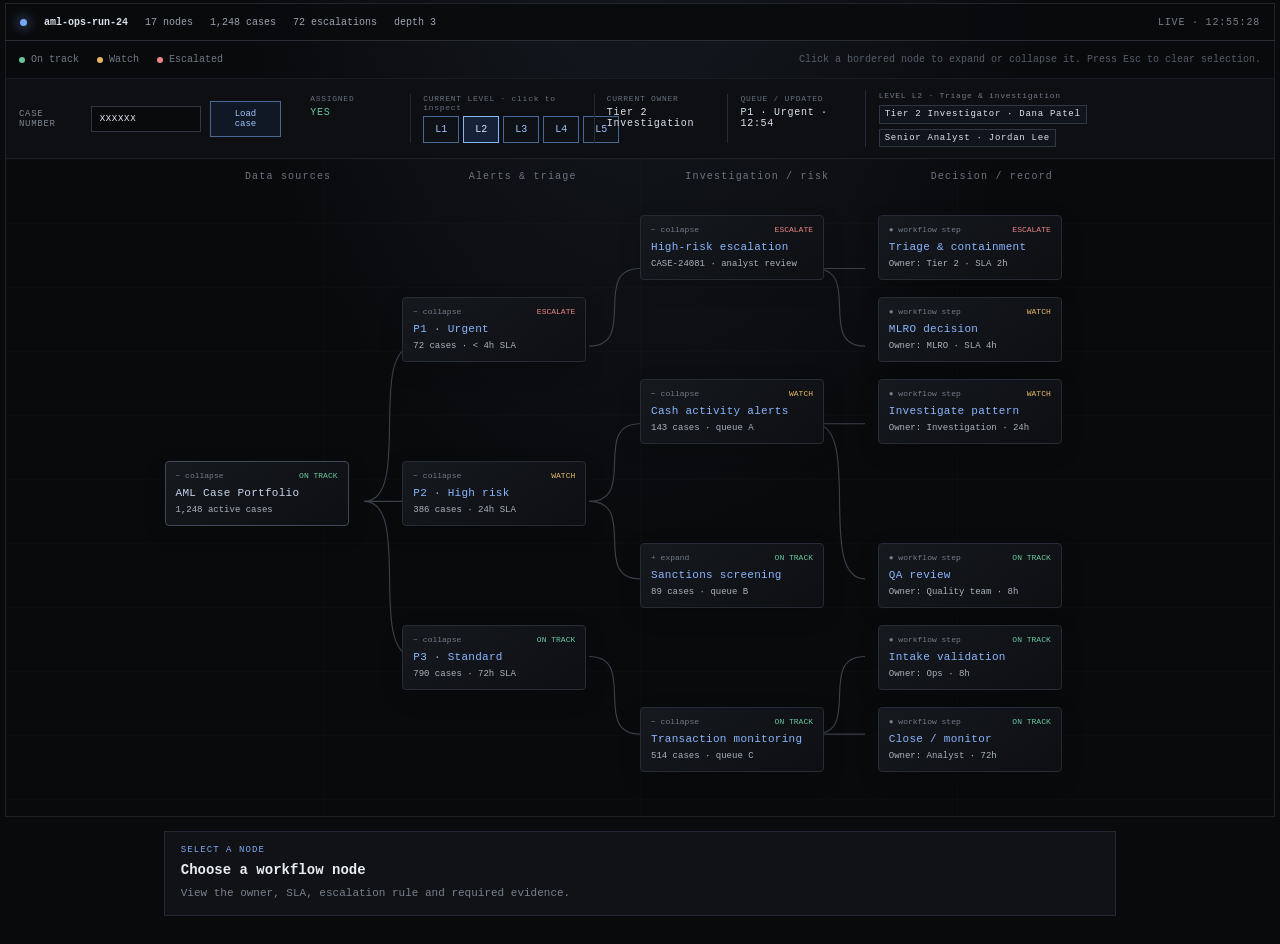
<file: index.html>
<!doctype html>
<html lang="en">
  <head>
    <meta charset="UTF-8" />
    <meta name="viewport" content="width=device-width, initial-scale=1.0" />
    <title>AML Case Workflow Map</title>
    <link rel="stylesheet" href="styles.css" />
  </head>
  <body>
    <main class="app-shell">
      <header class="topbar">
        <div class="run"><span></span><strong>aml-ops-run-24</strong><b>17 nodes</b><b>1,248 cases</b><b>72 escalations</b><b>depth 3</b></div>
        <time>LIVE · 12:55:28</time>
      </header>

      <section class="legend-row" aria-label="Legend and map controls">
        <div class="legend"><i class="dot green"></i> On track <i class="dot amber"></i> Watch <i class="dot red"></i> Escalated</div>
        <p>Click a bordered node to expand or collapse it. Press Esc to clear selection.</p>
      </section>

      <section class="case-console" aria-label="Case status lookup">
        <label>CASE NUMBER<input id="case-input" value="XXXXXX" maxlength="18" autocomplete="off" /></label>
        <button id="case-search" type="button">Load case</button>
        <div id="case-status" class="case-status" aria-live="polite"></div>
        <div id="ownership-inspector" class="ownership-inspector" aria-live="polite"></div>
      </section>

      <section class="board" aria-label="AML case workflow map">
        <div class="stage-labels" aria-hidden="true">
          <span>Data sources</span><span>Alerts & triage</span><span>Investigation / risk</span><span>Decision / record</span>
        </div>
        <svg id="links" aria-hidden="true"></svg>
        <div id="tree" class="tree" role="tree" aria-label="Collapsible AML workflow"></div>
      </section>

      <aside id="detail" class="detail empty" aria-live="polite">
        <p class="detail-label">SELECT A NODE</p>
        <h2>Choose a workflow node</h2>
        <p>View the owner, SLA, escalation rule and required evidence.</p>
      </aside>
    </main>
    <script src="app.js"></script>
  </body>
</html>
</file>
<file: styles.css>
:root { color-scheme:dark; --bg:#090a0c; --panel:#111317; --line:#303641; --text:#e8edf2; --muted:#78818e; --blue:#8ab6ff; --green:#69c79d; --amber:#e5b765; --red:#ec8585; }
*{box-sizing:border-box} body{margin:0;background:radial-gradient(ellipse at 50% -15%,#161a22 0%,var(--bg) 45%);color:var(--text);font-family:ui-monospace,SFMono-Regular,Menlo,Monaco,Consolas,monospace}.app-shell{max-width:1480px;min-height:100vh;margin:auto;padding:3px 5px 28px}.topbar{height:38px;border:1px solid #20242b;border-bottom:1px solid #282d36;background:rgba(10,11,13,.96);padding:0 14px;display:flex;align-items:center;justify-content:space-between;font-size:10px;color:var(--muted)}.run{display:flex;align-items:center;gap:17px}.run span{width:7px;height:7px;border-radius:50%;background:#76a8f9;box-shadow:0 0 12px #76a8f9}.run strong{color:#d9e0e9}.run b{font-weight:400;color:#9aa3b1}.topbar time{letter-spacing:.08em}.legend-row{min-height:38px;border:1px solid #191d23;border-top:0;padding:0 13px;display:flex;align-items:center;justify-content:space-between;color:#6f7887;font-size:10px}.legend{display:flex;gap:6px;align-items:center}.dot{width:6px;height:6px;border-radius:50%;display:inline-block;margin-left:12px}.dot:first-child{margin-left:0}.green{background:var(--green)}.amber{background:var(--amber)}.red{background:var(--red)}.legend-row p{margin:0;color:#555e6a}.board{position:relative;overflow:auto;min-height:650px;border:1px solid #1c2027;border-top:0;background:linear-gradient(90deg,rgba(255,255,255,.012) 1px,transparent 1px) 0 0/25% 100%,linear-gradient(180deg,rgba(255,255,255,.012) 1px,transparent 1px) 0 0/100% 64px}.stage-labels{min-width:1180px;display:grid;grid-template-columns:repeat(4,1fr);padding:12px 13% 0;color:#6d7480;font-size:10px;letter-spacing:.12em;text-align:center}.tree{position:relative;min-width:1180px;min-height:596px;padding:24px 12.5% 36px;display:grid;grid-template-columns:repeat(4,1fr);align-items:center}#links{position:absolute;left:0;top:48px;min-width:1180px;width:100%;height:600px;pointer-events:none;overflow:visible}.node-wrap{position:relative;z-index:1;min-height:82px;display:flex;align-items:center}.node{width:184px;min-height:65px;border:1px solid #262c35;border-radius:4px;background:linear-gradient(145deg,rgba(22,25,30,.98),rgba(13,15,19,.98));padding:9px 10px;text-align:left;color:var(--text);font:inherit;cursor:pointer;transition:border .16s,transform .16s,box-shadow .16s;box-shadow:0 7px 22px rgba(0,0,0,.16)}.node:hover,.node.selected{border-color:var(--blue);transform:translateY(-2px);box-shadow:0 0 0 1px rgba(138,182,255,.2),0 10px 24px rgba(0,0,0,.4)}.node:focus-visible{outline:1px solid white;outline-offset:3px}.node.root{border-color:#3e4a5a}.node .topline{display:flex;justify-content:space-between;gap:5px;font-size:8px;color:#707b89}.node .name{color:var(--blue);margin-top:7px;font-size:11px;letter-spacing:.025em}.node.root .name{color:#c7d6ed}.node .meta{color:#aab2bd;margin-top:6px;font-size:9px;white-space:nowrap;overflow:hidden;text-overflow:ellipsis}.pill{font-size:8px}.status-green{color:var(--green)}.status-amber{color:var(--amber)}.status-red{color:var(--red)}.detail{margin:14px 12.5% 0;min-height:80px;padding:13px 16px;border:1px solid #222833;background:#101216}.detail-label{color:#7daaf4;letter-spacing:.12em;font-size:9px;margin:0 0 7px}.detail h2{margin:0;font-size:14px}.detail p:last-child{margin:7px 0 0;color:var(--muted);font-size:11px;line-height:1.55}.detail-grid{display:flex;flex-wrap:wrap;gap:20px;color:#c6ceda;font-size:11px;line-height:1.55}.detail-grid div:first-child{max-width:65%}.detail-grid span{color:var(--muted);display:block;font-size:9px;margin-bottom:2px}@media(max-width:760px){.app-shell{padding:3px}.run{gap:8px}.run b:nth-of-type(n+3){display:none}.legend-row p{display:none}.stage-labels{padding-left:18px}.tree{padding-left:18px}.detail{margin-left:10px;margin-right:10px}}
.case-console{border:1px solid #1c2027;border-top:0;background:#0d0f13;padding:11px 13px;display:flex;align-items:center;gap:9px;font-size:9px;color:#7d8795;letter-spacing:.08em}.case-console label{display:flex;align-items:center;gap:8px}.case-console input{width:110px;border:1px solid #303743;background:#090a0c;color:#e6eefb;padding:7px 8px;font:inherit;letter-spacing:.08em}.case-console button{border:1px solid #496895;background:#111825;color:#9fc4ff;padding:7px 11px;font:inherit;font-size:9px;cursor:pointer}.case-console button:hover{background:#17233a}.case-status{display:flex;gap:0;margin-left:8px;flex:1}.case-field{min-width:112px;border-left:1px solid #252b34;padding:0 12px}.case-field:first-child{border-left:0}.case-field b{display:block;color:#667180;font-size:8px;font-weight:400;margin-bottom:4px}.case-field strong{font-size:10px;font-weight:400;color:#dbe4ef}.case-field .assigned-yes{color:var(--green)}.case-field .assigned-no{color:var(--red)}.level-track{display:flex;gap:4px;align-items:center}.level-chip{border:1px solid #303641;color:#697383;padding:2px 4px;font-size:8px}.level-chip.active{border-color:#8ab6ff;color:#d6e5ff;background:#152136}@media(max-width:760px){.case-console{align-items:flex-start;flex-wrap:wrap}.case-status{width:100%;margin:5px 0 0;overflow:auto}.case-field{min-width:92px;padding:0 8px}}
.case-status .level-chip{background:#0e1116;cursor:pointer;font:inherit}.case-status .level-chip:hover,.case-status .level-chip[aria-pressed="true"]{border-color:#8ab6ff;color:#d6e5ff;background:#152136}.ownership-inspector{border-left:1px solid #252b34;padding-left:13px;min-width:265px;display:grid;gap:4px;line-height:1.4}.ownership-inspector>span{color:#6e7988;font-size:8px}.ownership-inspector strong{display:flex;flex-wrap:wrap;gap:5px;font-size:9px;font-weight:400;color:#dbe4ef}.ownership-inspector i{font-style:normal;border:1px solid #303743;padding:2px 5px;background:#10151d}@media(max-width:1120px){.case-console{flex-wrap:wrap}.ownership-inspector{width:100%;border-left:0;border-top:1px solid #252b34;padding:8px 0 0}.case-status{min-width:640px;margin-left:0}}
</file>
